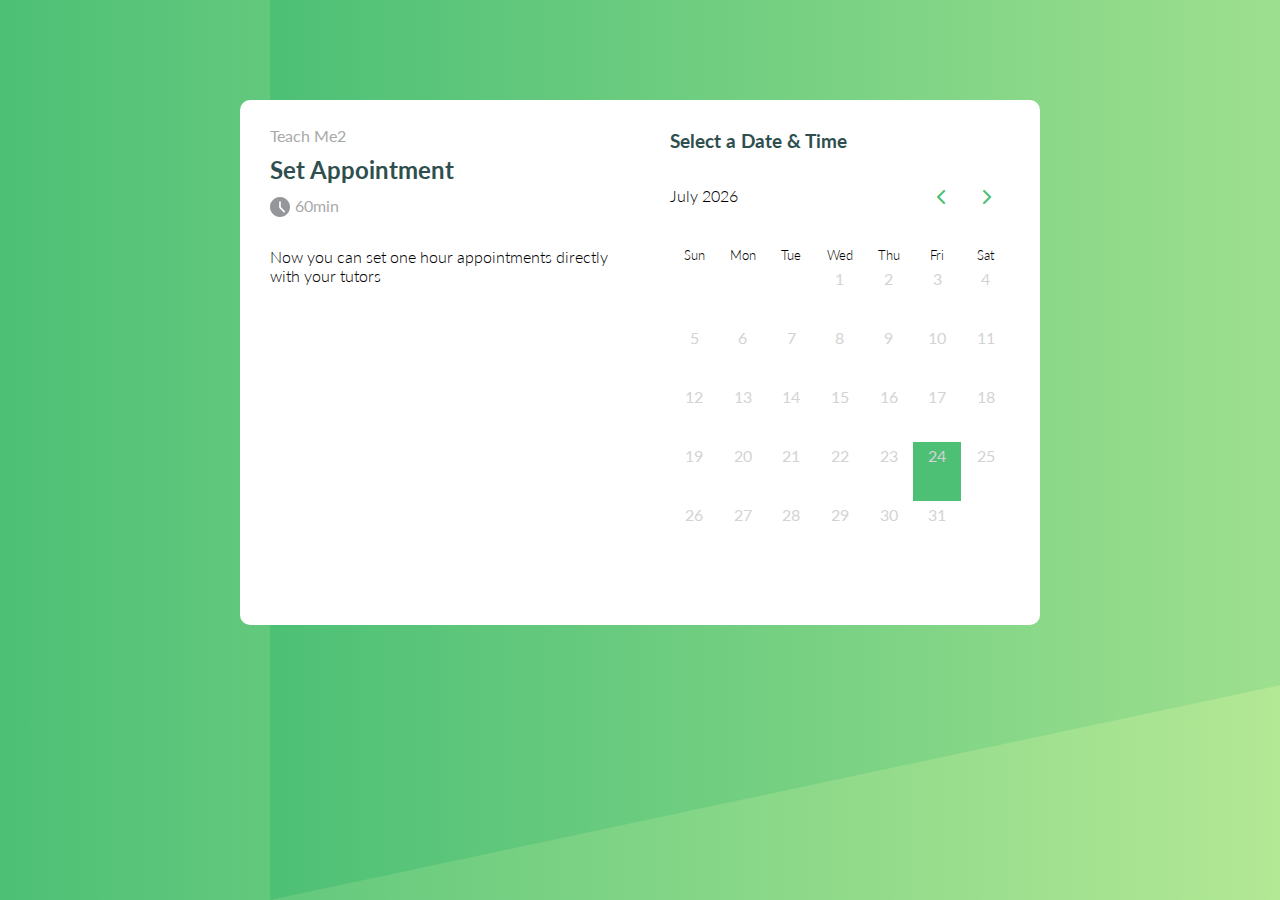
<file: index.html>
<!DOCTYPE html>
    <head>
        <meta charset="utf-8">
        <title>Set Appointment</title>
        <meta name="viewport" content="width=device-width, initial-scale=1">

        <!-- Google Fonts -->
        <link href="https://fonts.googleapis.com/css2?family=Lato:wght@300;400;700;900&display=swap" rel="stylesheet">
        
        <!-- Calendar -->
        <link href='fullcalendar/main.css' rel='stylesheet' />
        <script src='fullcalendar/main.js'></script>

        <!-- Styles -->
        <link rel="stylesheet" href="css/styles.css">
        <link rel="stylesheet" href="css/schedule.css">


    </head>

    <body>

        <div class="container">
            <section class="description-section">
                <div class="strips">
                    <span></span>
                    <span></span>
                    <span></span>
                    <span></span>
                </div>
                <hgroup>
                    <h4 id="scheduler">Teach Me2</h4> 
                    <h2 id="event">Inquire</h2>
                    <div class="icon-text-div">
                        <img src="icons/clock.svg" alt="clock-icon">
                        <h4 id="duration"></h4>
                    </div>
                </hgroup>
                <p id="description">Our team will meet with you to review pricing options.</p>
            </section>
           
            <section id="calendar-section" class="body-section">
                <h3>Select a Date & Time</h3>
                <div id="schedule-div">
                    <div id="available-times-div"><!-- Available times --></div>
                    <div id="calendar"></div>
                </div>
            </section>
        </div>
        
        <script src="script/event.js"></script>
        <script src="script/index.js"></script>

    </body>
</html>
</file>
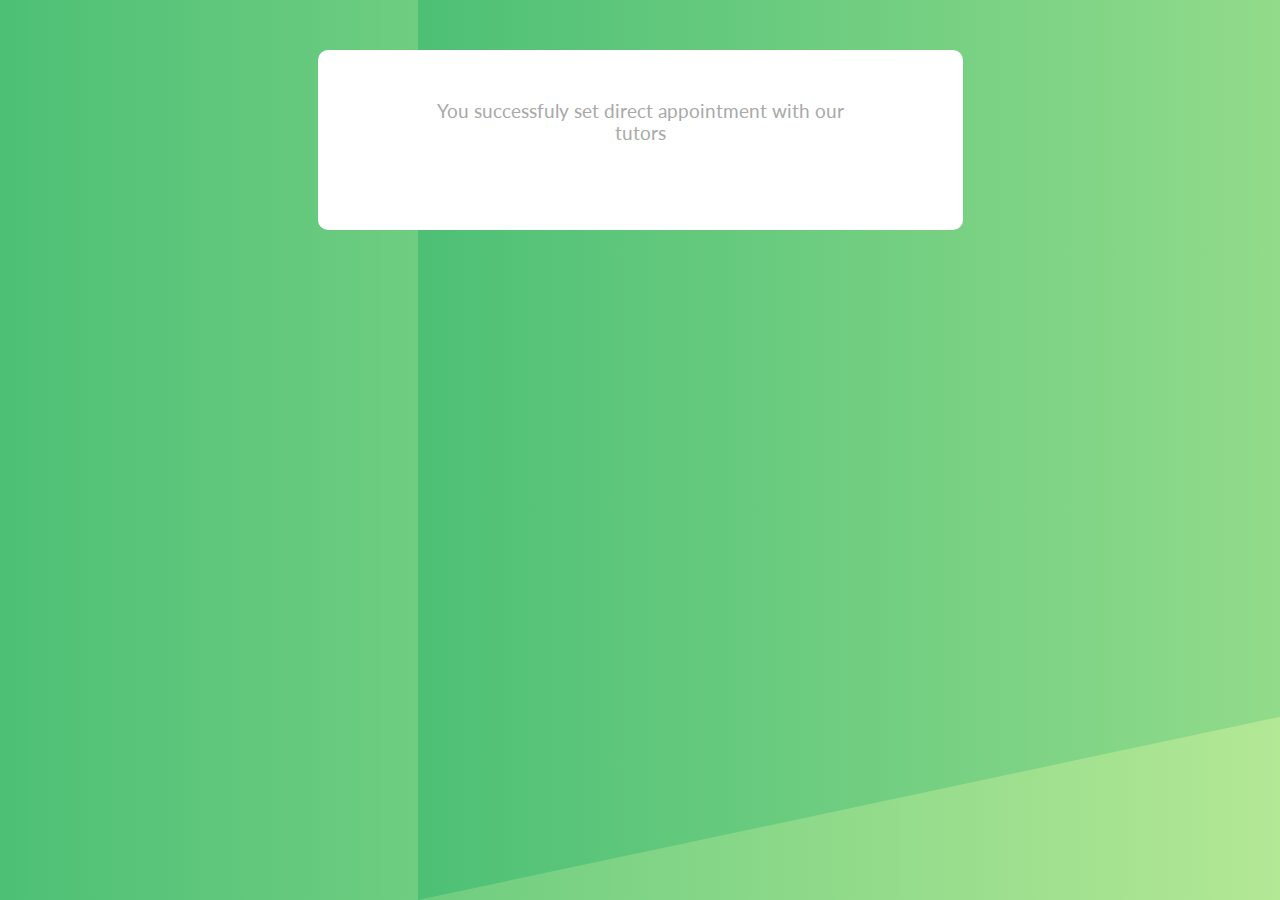
<file: confirm.html>
<!DOCTYPE html>
    <head>
        <meta charset="utf-8">
        <title>Calendly</title>
        <meta name="viewport" content="width=device-width, initial-scale=1">

        <!-- Google Fonts -->
        <link href="https://fonts.googleapis.com/css2?family=Lato:wght@300;400;700;900&display=swap" rel="stylesheet">

        <!-- Styles -->
        <link rel="stylesheet" href="css/styles.css">
        <link rel="stylesheet" href="css/confirm.css">

    </head>

    <body>

        <div class="container">
            <section class="body-section">
                <div class="strips">
                    <span></span>
                    <span></span>
                    <span></span>
                    <span></span>
                </div>
                <h3 id="scheduler">You successfuly set direct appointment with our tutors</h3>
            
            </section>

        </div>
        
        <script src="script/confirm.js"></script>

    </body>
</html>
</file>
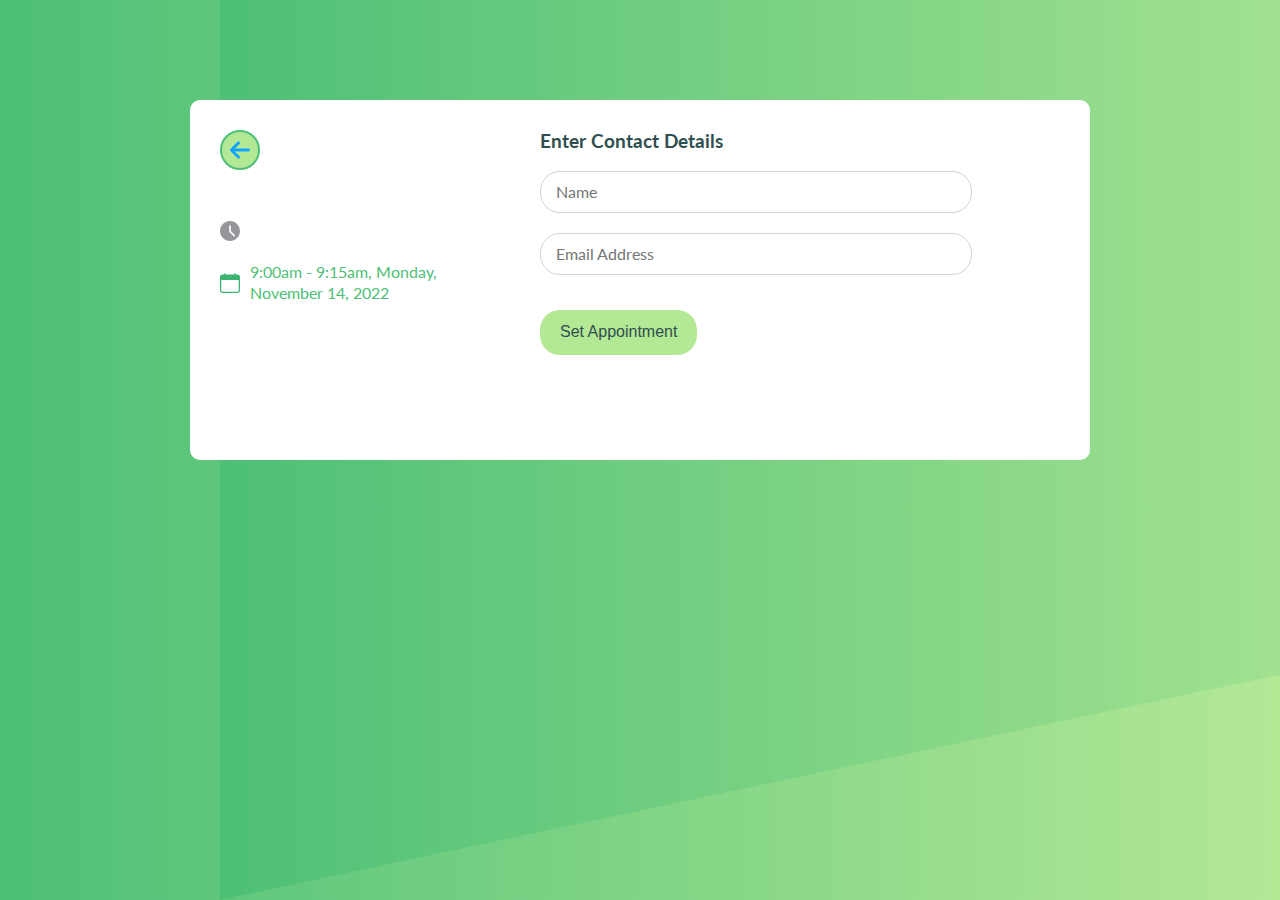
<file: register.html>
<!DOCTYPE html>
    <head>
        <meta charset="utf-8">
        <title>Calendly</title>
        <meta name="viewport" content="width=device-width, initial-scale=1">

        <!-- Google Fonts -->
        <link href="https://fonts.googleapis.com/css2?family=Lato:wght@300;400;700;900&display=swap" rel="stylesheet">

        <!-- Styles -->
        <link rel="stylesheet" href="css/styles.css">
        <link rel="stylesheet" href="css/register.css">

    </head>

    <body>

        <div class="container">
            <section class="description-section">
                <div class="strips">
                    <span></span>
                    <span></span>
                    <span></span>
                    <span></span>
                </div>
                <button class="back-btn" onclick="goBack()"><img class="arrow-icon" src="icons/arrow (1).svg" alt="back-arrow"></button>
                <hgroup>
                    <h4 id="scheduler"></h4>
                    <h2 id="event"></h2>
                    <div class="icon-text-div">
                        <img src="icons/clock.svg" alt="clock-icon">
                        <h4 id="duration"></h4>
                    </div><br>
                    <div class="icon-text-div">
                        <img src="icons/calendar (1).svg" alt="calendar-icon">
                        <h4 id="event-time-stamp">9:00am - 9:15am, Monday, November 14, 2022</h4>
                    </div>
                </hgroup>
            </section>
           
            <section id="register-section" class="body-section">
                <form action="confirm.html">
                    <h3>Enter Contact Details</h3>
                    <input type="text" name="" placeholder="Name" id="name" required>
                    <input type="email" name="" placeholder="Email Address" id="email" required>
                    <button id="submit-btn" type="submit">Set Appointment</button>
                </form>
            </section>
        </hgroup>
        </div>
        
        <script src="script/register.js"></script>

    </body>
</html>
</file>
<file: fullcalendar/main.css>
/* classes attached to <body> */

.fc-not-allowed,
.fc-not-allowed .fc-event { /* override events' custom cursors */
  cursor: not-allowed;
}

.fc-unselectable {
  -webkit-user-select: none;
     -moz-user-select: none;
      -ms-user-select: none;
          user-select: none;
  -webkit-touch-callout: none;
  -webkit-tap-highlight-color: rgba(0, 0, 0, 0);
}
.fc {
  /* layout of immediate children */
  display: flex;
  flex-direction: column;

  font-size: 1em
}
.fc,
  .fc *,
  .fc *:before,
  .fc *:after {
    box-sizing: border-box;
  }
.fc table {
    border-collapse: collapse;
    border-spacing: 0;
    font-size: 1em; /* normalize cross-browser */
  }
.fc th {
    text-align: center;
  }
.fc th,
  .fc td {
    vertical-align: top;
    padding: 0;
  }
.fc a[data-navlink] {
    cursor: pointer;
  }
.fc a[data-navlink]:hover {
    text-decoration: underline;
  }
.fc-direction-ltr {
  direction: ltr;
  text-align: left;
}
.fc-direction-rtl {
  direction: rtl;
  text-align: right;
}
.fc-theme-standard td,
  .fc-theme-standard th {
    border: 1px solid #ddd;
    border: 1px solid var(--fc-border-color, #ddd);
  }
/* for FF, which doesn't expand a 100% div within a table cell. use absolute positioning */
/* inner-wrappers are responsible for being absolute */
/* TODO: best place for this? */
.fc-liquid-hack td,
  .fc-liquid-hack th {
    position: relative;
  }

@font-face {
  font-family: 'fcicons';
  src: url("[data-uri]") format('truetype');
  font-weight: normal;
  font-style: normal;
}

.fc-icon {
  /* added for fc */
  display: inline-block;
  width: 1em;
  height: 1em;
  text-align: center;
  -webkit-user-select: none;
     -moz-user-select: none;
      -ms-user-select: none;
          user-select: none;

  /* use !important to prevent issues with browser extensions that change fonts */
  font-family: 'fcicons' !important;
  speak: none;
  font-style: normal;
  font-weight: normal;
  font-variant: normal;
  text-transform: none;
  line-height: 1;

  /* Better Font Rendering =========== */
  -webkit-font-smoothing: antialiased;
  -moz-osx-font-smoothing: grayscale;
}

.fc-icon-chevron-left:before {
  content: "\e900";
}

.fc-icon-chevron-right:before {
  content: "\e901";
}

.fc-icon-chevrons-left:before {
  content: "\e902";
}

.fc-icon-chevrons-right:before {
  content: "\e903";
}

.fc-icon-minus-square:before {
  content: "\e904";
}

.fc-icon-plus-square:before {
  content: "\e905";
}

.fc-icon-x:before {
  content: "\e906";
}
/*
Lots taken from Flatly (MIT): https://bootswatch.com/4/flatly/bootstrap.css

These styles only apply when the standard-theme is activated.
When it's NOT activated, the fc-button classes won't even be in the DOM.
*/
.fc {

  /* reset */

}
.fc .fc-button {
    border-radius: 0;
    overflow: visible;
    text-transform: none;
    margin: 0;
    font-family: inherit;
    font-size: inherit;
    line-height: inherit;
  }
.fc .fc-button:focus {
    outline: 1px dotted;
    outline: 5px auto -webkit-focus-ring-color;
  }
.fc .fc-button {
    -webkit-appearance: button;
  }
.fc .fc-button:not(:disabled) {
    cursor: pointer;
  }
.fc .fc-button::-moz-focus-inner {
    padding: 0;
    border-style: none;
  }
.fc {

  /* theme */

}
.fc .fc-button {
    display: inline-block;
    font-weight: 400;
    text-align: center;
    vertical-align: middle;
    -webkit-user-select: none;
       -moz-user-select: none;
        -ms-user-select: none;
            user-select: none;
    background-color: transparent;
    border: 1px solid transparent;
    padding: 0.4em 0.65em;
    font-size: 1em;
    line-height: 1.5;
    border-radius: 0.25em;
  }
.fc .fc-button:hover {
    text-decoration: none;
  }
.fc .fc-button:focus {
    outline: 0;
    /* box-shadow: 0 0 0 0.2rem rgba(44, 62, 80, 0.25); */
  }
.fc .fc-button:disabled {
    /* opacity: 0.65; */
  }
.fc {

  /* "primary" coloring */

}
.fc .fc-button-primary {
    color: #fff;
    color: var(--fc-button-text-color, #fff);
    background-color: #2C3E50;
    background-color: var(--fc-button-bg-color, #2C3E50);
    /* border-color: #2C3E50;
    border-color: var(--fc-button-border-color, #2C3E50); */
  }
.fc .fc-button-primary:hover {
    color: #fff;
    color: var(--fc-button-text-color, #fff);
    background-color: #1e2b37;
    background-color: var(--fc-button-hover-bg-color, #1e2b37);
    /* border-color: #1a252f;
    border-color: var(--fc-button-hover-border-color, #1a252f); */
  }
.fc .fc-button-primary:disabled { /* not DRY */
    color: #fff;
    color: var(--fc-button-text-color, #fff);
    background-color: #2C3E50;
    background-color: var(--fc-button-bg-color, #2C3E50);
    border-color: #2C3E50;
    border-color: var(--fc-button-border-color, #2C3E50); overrides :hover
  }
.fc .fc-button-primary:focus {
    /* box-shadow: 0 0 0 0.2rem rgba(76, 91, 106, 0.5); */
  }
.fc .fc-button-primary:not(:disabled):active,
  .fc .fc-button-primary:not(:disabled).fc-button-active {
    color: #fff;
    color: var(--fc-button-text-color, #fff);
    background-color: #1a252f;
    background-color: var(--fc-button-active-bg-color, #1a252f);
    /* border-color: #151e27;
    border-color: var(--fc-button-active-border-color, #151e27); */
  }
.fc .fc-button-primary:not(:disabled):active:focus,
  .fc .fc-button-primary:not(:disabled).fc-button-active:focus {
    /* box-shadow: 0 0 0 0.2rem rgba(76, 91, 106, 0.5); */
  }
.fc {

  /* icons within buttons */

}
.fc .fc-button .fc-icon {
    vertical-align: middle;
    font-size: 1.5em; /* bump up the size (but don't make it bigger than line-height of button, which is 1.5em also) */
  }
.fc .fc-button-group {
    position: relative;
    display: inline-flex;
    vertical-align: middle;
  }
.fc .fc-button-group > .fc-button {
    position: relative;
    flex: 1 1 auto;
  }
.fc .fc-button-group > .fc-button:hover {
    z-index: 1;
  }
.fc .fc-button-group > .fc-button:focus,
  .fc .fc-button-group > .fc-button:active,
  .fc .fc-button-group > .fc-button.fc-button-active {
    z-index: 1;
  }
.fc-direction-ltr .fc-button-group > .fc-button:not(:first-child) {
    margin-left: -1px;
    border-top-left-radius: 0;
    border-bottom-left-radius: 0;
  }
.fc-direction-ltr .fc-button-group > .fc-button:not(:last-child) {
    border-top-right-radius: 0;
    border-bottom-right-radius: 0;
  }
.fc-direction-rtl .fc-button-group > .fc-button:not(:first-child) {
    margin-right: -1px;
    border-top-right-radius: 0;
    border-bottom-right-radius: 0;
  }
.fc-direction-rtl .fc-button-group > .fc-button:not(:last-child) {
    border-top-left-radius: 0;
    border-bottom-left-radius: 0;
  }
.fc .fc-toolbar {
    display: flex;
    justify-content: space-between;
    align-items: center;
  }
.fc .fc-toolbar.fc-header-toolbar {
    margin-bottom: 1.5em;
  }
.fc .fc-toolbar.fc-footer-toolbar {
    margin-top: 1.5em;
  }
.fc .fc-toolbar-title {
    font-size: 1.75em;
    margin: 0;
  }
.fc-direction-ltr .fc-toolbar > * > :not(:first-child) {
    margin-left: .75em; /* space between */
  }
.fc-direction-rtl .fc-toolbar > * > :not(:first-child) {
    margin-right: .75em; /* space between */
  }
.fc-direction-rtl .fc-toolbar-ltr { /* when the toolbar-chunk positioning system is explicitly left-to-right */
    flex-direction: row-reverse;
  }
.fc .fc-scroller {
    -webkit-overflow-scrolling: touch;
    position: relative; /* for abs-positioned elements within */
  }
.fc .fc-scroller-liquid {
    height: 100%;
  }
.fc .fc-scroller-liquid-absolute {
    position: absolute;
    top: 0;
    right: 0;
    left: 0;
    bottom: 0;
  }
.fc .fc-scroller-harness {
    position: relative;
    overflow: hidden;
    direction: ltr;
      /* hack for chrome computing the scroller's right/left wrong for rtl. undone below... */
      /* TODO: demonstrate in codepen */
  }
.fc .fc-scroller-harness-liquid {
    height: 100%;
  }
.fc-direction-rtl .fc-scroller-harness > .fc-scroller { /* undo above hack */
    direction: rtl;
  }
.fc-theme-standard .fc-scrollgrid {
    border: 1px solid #ddd;
    border: 1px solid var(--fc-border-color, #ddd); /* bootstrap does this. match */
  }
.fc .fc-scrollgrid,
    .fc .fc-scrollgrid table { /* all tables (self included) */
      width: 100%; /* because tables don't normally do this */
      table-layout: fixed;
    }
.fc .fc-scrollgrid table { /* inner tables */
      border-top-style: hidden;
      border-left-style: hidden;
      border-right-style: hidden;
    }
.fc .fc-scrollgrid > tbody table,
    .fc .fc-scrollgrid > tfoot table {
      border-bottom-style: hidden; /* head keeps its bottom border tho */
    }
.fc .fc-scrollgrid {

    border-collapse: separate;
    border-right-width: 0;
    border-bottom-width: 0
  }
.fc .fc-scrollgrid > * > tr > * {
      border-top-width: 0;
      border-left-width: 0;
    }
.fc .fc-scrollgrid > thead > tr > *,
    .fc .fc-scrollgrid > tfoot > tr > * {
      border-bottom-width: 0;
    }
.fc .fc-scrollgrid-liquid {
    height: 100%;
  }
.fc .fc-scrollgrid-section { /* a <tr> */
    height: 0

  }
.fc .fc-scrollgrid-section > td {
      height: 0; /* needs a height so inner div within grow */
    }
.fc .fc-scrollgrid-section table {
      height: 1px;
        /* for most browsers, if a height isn't set on the table, can't do liquid-height within cells */
        /* serves as a min-height. harmless */
    }
.fc .fc-scrollgrid-section-liquid {
    height: auto

  }
.fc .fc-scrollgrid-section-liquid > td {
      height: 100%; /* FF needs this instead of auto */
    }
.fc {

  /* stickiness */

}
.fc .fc-scrollgrid-section-sticky > * {
    background: #fff;
    background: var(--fc-page-bg-color, #fff);
    position: -webkit-sticky;
    position: sticky;
    z-index: 2; /* TODO: var */
    /* TODO: box-shadow when sticking */
  }
.fc .fc-scrollgrid > thead > .fc-scrollgrid-section-sticky > * {
    top: 0; /* because border-sharing causes a gap at the top */
      /* TODO: give safari -1. has bug */
  }
.fc .fc-scrollgrid > tfoot > .fc-scrollgrid-section-sticky > * {
    bottom: 0; /* known bug: bottom-stickiness doesn't work in safari */
  }
.fc .fc-scrollgrid-sticky-shim { /* for horizontal scrollbar */
    height: 1px; /* needs height to create scrollbars */
    margin-bottom: -1px;
  }
.fc .fc-sticky {
    position: -webkit-sticky;
    position: sticky;
  }
.fc .fc-view-harness {
    flex-grow: 1; /* because this harness is WITHIN the .fc's flexbox */
    position: relative;
  }
.fc {

  /* when the harness controls the height, make the view liquid */

}
.fc .fc-view-harness-active > .fc-view {
    position: absolute;
    top: 0;
    right: 0;
    bottom: 0;
    left: 0;
  }
.fc .fc-col-header-cell-cushion {
    display: inline-block; /* x-browser for when sticky (when multi-tier header) */
    padding: 2px 4px;
  }
.fc .fc-bg-event,
  .fc .fc-non-business,
  .fc .fc-highlight {
    /* will always have a harness with position:relative/absolute, so absolutely expand */
    position: absolute;
    top: 0;
    left: 0;
    right: 0;
    bottom: 0;
  }
.fc .fc-non-business {
    background: rgba(215, 215, 215, 0.3);
    background: var(--fc-non-business-color, rgba(215, 215, 215, 0.3));
  }
.fc .fc-bg-event {
    background: rgb(143, 223, 130);
    background: var(--fc-bg-event-color, rgb(143, 223, 130));
    opacity: 0.3;
    opacity: var(--fc-bg-event-opacity, 0.3)
  }
.fc .fc-bg-event .fc-event-title {
      margin: .5em;
      font-size: .85em;
      font-size: var(--fc-small-font-size, .85em);
      font-style: italic;
    }
.fc .fc-highlight {
    background: rgba(188, 232, 241, 0.3);
    background: var(--fc-highlight-color, rgba(188, 232, 241, 0.3));
  }
.fc .fc-cell-shaded,
  .fc .fc-day-disabled {
    background: rgba(208, 208, 208, 0.3);
    background: var(--fc-neutral-bg-color, rgba(208, 208, 208, 0.3));
  }
/* link resets */
/* ---------------------------------------------------------------------------------------------------- */
a.fc-event,
a.fc-event:hover {
  text-decoration: none;
}
/* cursor */
.fc-event[href],
.fc-event.fc-event-draggable {
  cursor: pointer;
}
/* event text content */
/* ---------------------------------------------------------------------------------------------------- */
.fc-event .fc-event-main {
    position: relative;
    z-index: 2;
  }
/* dragging */
/* ---------------------------------------------------------------------------------------------------- */
.fc-event-dragging:not(.fc-event-selected) { /* MOUSE */
    opacity: 0.75;
  }
.fc-event-dragging.fc-event-selected { /* TOUCH */
    box-shadow: 0 2px 7px rgba(0, 0, 0, 0.3);
  }
/* resizing */
/* ---------------------------------------------------------------------------------------------------- */
/* (subclasses should hone positioning for touch and non-touch) */
.fc-event .fc-event-resizer {
    display: none;
    position: absolute;
    z-index: 4;
  }
.fc-event:hover, /* MOUSE */
.fc-event-selected { /* TOUCH */

}
.fc-event:hover .fc-event-resizer, .fc-event-selected .fc-event-resizer {
    display: block;
  }
.fc-event-selected .fc-event-resizer {
    border-radius: 4px;
    border-radius: calc(var(--fc-event-resizer-dot-total-width, 8px) / 2);
    border-width: 1px;
    border-width: var(--fc-event-resizer-dot-border-width, 1px);
    width: 8px;
    width: var(--fc-event-resizer-dot-total-width, 8px);
    height: 8px;
    height: var(--fc-event-resizer-dot-total-width, 8px);
    border-style: solid;
    border-color: inherit;
    background: #fff;
    background: var(--fc-page-bg-color, #fff)

    /* expand hit area */

  }
.fc-event-selected .fc-event-resizer:before {
      content: '';
      position: absolute;
      top: -20px;
      left: -20px;
      right: -20px;
      bottom: -20px;
    }
/* selecting (always TOUCH) */
/* ---------------------------------------------------------------------------------------------------- */
.fc-event-selected {
  box-shadow: 0 2px 5px rgba(0, 0, 0, 0.2)

  /* expand hit area (subclasses should expand) */

}
.fc-event-selected:before {
    content: "";
    position: absolute;
    z-index: 3;
    top: 0;
    left: 0;
    right: 0;
    bottom: 0;
  }
.fc-event-selected {

  /* dimmer effect */

}
.fc-event-selected:after {
    content: "";
    background: rgba(0, 0, 0, 0.25);
    background: var(--fc-event-selected-overlay-color, rgba(0, 0, 0, 0.25));
    position: absolute;
    z-index: 1;

    /* assume there's a border on all sides. overcome it. */
    /* sometimes there's NOT a border, in which case the dimmer will go over */
    /* an adjacent border, which looks fine. */
    top: -1px;
    left: -1px;
    right: -1px;
    bottom: -1px;
  }
/*
A HORIZONTAL event
*/
.fc-h-event { /* allowed to be top-level */
  display: block;
  border: 1px solid #4dc076;
  border: 1px solid var(--fc-event-bg-color, #4dc076);
  background-color: #4dc076;
  background-color: var(--fc-event-border-color, #4dc076)

}
.fc-h-event .fc-event-main {
    color: #fff;
    color: var(--fc-event-text-color, #fff);
  }
.fc-h-event .fc-event-main-frame {
    display: flex; /* for make fc-event-title-container expand */
  }
.fc-h-event .fc-event-time {
    max-width: 100%; /* clip overflow on this element */
    overflow: hidden;
  }
.fc-h-event .fc-event-title-container { /* serves as a container for the sticky cushion */
    flex-grow: 1;
    flex-shrink: 1;
    min-width: 0; /* important for allowing to shrink all the way */
  }
.fc-h-event .fc-event-title {
    display: inline-block; /* need this to be sticky cross-browser */
    vertical-align: top; /* for not messing up line-height */
    left: 0;  /* for sticky */
    right: 0; /* for sticky */
    max-width: 100%; /* clip overflow on this element */
    overflow: hidden;
  }
.fc-h-event.fc-event-selected:before {
    /* expand hit area */
    top: -10px;
    bottom: -10px;
  }
/* adjust border and border-radius (if there is any) for non-start/end */
.fc-direction-ltr .fc-daygrid-block-event:not(.fc-event-start),
.fc-direction-rtl .fc-daygrid-block-event:not(.fc-event-end) {
  border-top-left-radius: 0;
  border-bottom-left-radius: 0;
  border-left-width: 0;
}
.fc-direction-ltr .fc-daygrid-block-event:not(.fc-event-end),
.fc-direction-rtl .fc-daygrid-block-event:not(.fc-event-start) {
  border-top-right-radius: 0;
  border-bottom-right-radius: 0;
  border-right-width: 0;
}
/* resizers */
.fc-h-event:not(.fc-event-selected) .fc-event-resizer {
  top: 0;
  bottom: 0;
  width: 8px;
  width: var(--fc-event-resizer-thickness, 8px);
}
.fc-direction-ltr .fc-h-event:not(.fc-event-selected) .fc-event-resizer-start,
.fc-direction-rtl .fc-h-event:not(.fc-event-selected) .fc-event-resizer-end {
  cursor: w-resize;
  left: -4px;
  left: calc(var(--fc-event-resizer-thickness, 8px) / -2);
}
.fc-direction-ltr .fc-h-event:not(.fc-event-selected) .fc-event-resizer-end,
.fc-direction-rtl .fc-h-event:not(.fc-event-selected) .fc-event-resizer-start {
  cursor: e-resize;
  right: -4px;
  right: calc(var(--fc-event-resizer-thickness, 8px) / -2);
}
/* resizers for TOUCH */
.fc-h-event.fc-event-selected .fc-event-resizer {
  top: 50%;
  margin-top: -4px;
  margin-top: calc(var(--fc-event-resizer-dot-total-width, 8px) / -2);
}
.fc-direction-ltr .fc-h-event.fc-event-selected .fc-event-resizer-start,
.fc-direction-rtl .fc-h-event.fc-event-selected .fc-event-resizer-end {
  left: -4px;
  left: calc(var(--fc-event-resizer-dot-total-width, 8px) / -2);
}
.fc-direction-ltr .fc-h-event.fc-event-selected .fc-event-resizer-end,
.fc-direction-rtl .fc-h-event.fc-event-selected .fc-event-resizer-start {
  right: -4px;
  right: calc(var(--fc-event-resizer-dot-total-width, 8px) / -2);
}


:root {
  --fc-daygrid-event-dot-width: 8px;
}
.fc .fc-popover {
    position: fixed;
    top: 0; /* for when not positioned yet */
    box-shadow: 0 2px 6px rgba(0,0,0,.15);
  }
.fc .fc-popover-header {
    display: flex;
    flex-direction: row;
    justify-content: space-between;
    align-items: center;
    padding: 3px 4px;
  }
.fc .fc-popover-title {
    margin: 0 2px;
  }
.fc .fc-popover-close {
    cursor: pointer;
    opacity: 0.65;
    font-size: 1.1em;
  }
.fc-theme-standard .fc-popover {
    border: 1px solid #ddd;
    border: 1px solid var(--fc-border-color, #ddd);
    background: #fff;
    background: var(--fc-page-bg-color, #fff);
  }
.fc-theme-standard .fc-popover-header {
    background: rgba(208, 208, 208, 0.3);
    background: var(--fc-neutral-bg-color, rgba(208, 208, 208, 0.3));
  }
/* help things clear margins of inner content */
.fc-daygrid-day-frame,
.fc-daygrid-day-events,
.fc-daygrid-event-harness { /* for event top/bottom margins */
}
.fc-daygrid-day-frame:before, .fc-daygrid-day-events:before, .fc-daygrid-event-harness:before {
  content: "";
  clear: both;
  display: table; }
.fc-daygrid-day-frame:after, .fc-daygrid-day-events:after, .fc-daygrid-event-harness:after {
  content: "";
  clear: both;
  display: table; }
.fc .fc-daygrid-body { /* a <div> that wraps the table */
    position: relative;
    z-index: 1; /* container inner z-index's because <tr>s can't do it */
  }
.fc .fc-daygrid-day.fc-day-today {
      background-color: rgba(255, 220, 40, 0.15);
      background-color: var(--fc-today-bg-color, rgba(255, 220, 40, 0.15));
    }
.fc .fc-daygrid-day-frame {
    position: relative;
    min-height: 100%; /* seems to work better than `height` because sets height after rows/cells naturally do it */
  }
.fc {

  /* cell top */

}
.fc .fc-daygrid-day-top {
    position: relative;
    z-index: 4;
    display: flex;
    flex-direction: row-reverse;
  }
.fc .fc-day-other .fc-daygrid-day-top {
    opacity: 0.3;
  }
.fc {

  /* day number (within cell top) */

}
.fc .fc-daygrid-day-number {
    padding: 4px;
  }
.fc {

  /* event container */

}
.fc .fc-daygrid-day-events {
    margin-top: 1px; /* needs to be margin, not padding, so that available cell height can be computed */
  }
.fc {

  /* positioning for balanced vs natural */

}
.fc .fc-daygrid-body-balanced .fc-daygrid-day-events {
      position: absolute;
      left: 0;
      right: 0;
    }
.fc .fc-daygrid-body-unbalanced .fc-daygrid-day-events {
      position: relative; /* for containing abs positioned event harnesses */
      min-height: 2em; /* in addition to being a min-height during natural height, equalizes the heights a little bit */
    }
.fc .fc-daygrid-body-natural { /* can coexist with -unbalanced */
  }
.fc .fc-daygrid-body-natural .fc-daygrid-day-events {
      margin-bottom: 1em;
    }
.fc {

  /* event harness */

}
.fc .fc-daygrid-event-harness {
    position: relative;
  }
.fc .fc-daygrid-event-harness-abs {
    position: absolute;
    top: 0; /* fallback coords for when cannot yet be computed */
    left: 0; /* */
    right: 0; /* */
  }
.fc .fc-daygrid-bg-harness {
    position: absolute;
    top: 0;
    bottom: 0;
  }
.fc {

  /* bg content */

}
.fc .fc-daygrid-day-bg .fc-non-business { z-index: 1 }
.fc .fc-daygrid-day-bg .fc-bg-event { z-index: 2 }
.fc .fc-daygrid-day-bg .fc-highlight { z-index: 3 }
.fc {

  /* events */

}
.fc .fc-daygrid-event {
    z-index: 6;
    margin-top: 1px;
  }
.fc .fc-daygrid-event.fc-event-mirror {
    z-index: 7;
  }
.fc {

  /* cell bottom (within day-events) */

}
.fc .fc-daygrid-day-bottom {
    position: relative;
    z-index: 4;
    font-size: .85em;
    margin: 2px 3px 0;
  }
.fc .fc-daygrid-more-link {
    cursor: pointer;
  }
.fc {

  /* week number (within frame) */

}
.fc .fc-daygrid-week-number {
    position: absolute;
    z-index: 5;
    top: 0;
    padding: 2px;
    min-width: 1.5em;
    text-align: center;
    background-color: rgba(208, 208, 208, 0.3);
    background-color: var(--fc-neutral-bg-color, rgba(208, 208, 208, 0.3));
    color: #808080;
    color: var(--fc-neutral-text-color, #808080);
  }
.fc {

  /* popover */

}
.fc .fc-more-popover {
    z-index: 8;
  }
.fc .fc-more-popover .fc-popover-body {
    min-width: 220px;
    padding: 10px;
  }
.fc-direction-ltr .fc-daygrid-event.fc-event-start,
.fc-direction-rtl .fc-daygrid-event.fc-event-end {
  margin-left: 2px;
}
.fc-direction-ltr .fc-daygrid-event.fc-event-end,
.fc-direction-rtl .fc-daygrid-event.fc-event-start {
  margin-right: 2px;
}
.fc-direction-ltr .fc-daygrid-week-number {
    left: 0;
    border-radius: 0 0 3px 0;
  }
.fc-direction-rtl .fc-daygrid-week-number {
    right: 0;
    border-radius: 0 0 0 3px;
  }
.fc-liquid-hack .fc-daygrid-day-frame {
    position: static; /* will cause inner absolute stuff to expand to <td> */
  }
.fc-daygrid-event { /* make root-level, because will be dragged-and-dropped outside of a component root */
  position: relative; /* for z-indexes assigned later */
  white-space: nowrap;
  border-radius: 3px; /* dot event needs this to when selected */
  font-size: .85em;
  font-size: var(--fc-small-font-size, .85em);
}
/* --- the rectangle ("block") style of event --- */
.fc-daygrid-block-event .fc-event-time {
    font-weight: bold;
  }
.fc-daygrid-block-event .fc-event-time,
  .fc-daygrid-block-event .fc-event-title {
    padding: 1px;
  }
/* --- the dot style of event --- */
.fc-daygrid-dot-event {
  display: block;
  padding: 2px 0;
  overflow: hidden

}
.fc-daygrid-dot-event .fc-event-title {
    font-weight: bold;
  }
.fc-daygrid-dot-event .fc-event-time,
  .fc-daygrid-dot-event .fc-event-title {
    display: inline-block; /* better than inline, for sitting next to dot */
  }
.fc-daygrid-dot-event:hover,
  .fc-daygrid-dot-event.fc-event-mirror {
    background: rgba(0, 0, 0, 0.1);
  }
.fc-daygrid-event-dot { /* the actual dot */
  display: inline-block;
  margin: 0 4px;
  box-sizing: content-box;
  width: 0;
  height: 0;
  border: 4px solid #3788d8;
  border: calc(var(--fc-daygrid-event-dot-width, 8px) / 2) solid var(--fc-event-border-color, #3788d8);
  border-radius: 4px;
  border-radius: calc(var(--fc-daygrid-event-dot-width, 8px) / 2);
}
/* --- spacing between time and title --- */
.fc-direction-ltr .fc-daygrid-event .fc-event-time {
    margin-right: 3px;
  }
.fc-direction-rtl .fc-daygrid-event .fc-event-time {
    margin-left: 3px;
  }


/*
A VERTICAL event
*/

.fc-v-event { /* allowed to be top-level */
  display: block;
  border: 1px solid #3788d8;
  border: 1px solid var(--fc-event-border-color, #3788d8);
  background-color: #3788d8;
  background-color: var(--fc-event-bg-color, #3788d8)

}

.fc-v-event .fc-event-main {
    color: #fff;
    color: var(--fc-event-text-color, #fff);
    height: 100%;
  }

.fc-v-event .fc-event-main-frame {
    height: 100%;
    display: flex;
    flex-direction: column;
  }

.fc-v-event .fc-event-time {
    flex-grow: 0;
    flex-shrink: 0;
    max-height: 100%;
    overflow: hidden;
  }

.fc-v-event .fc-event-title-container { /* a container for the sticky cushion */
    flex-grow: 1;
    flex-shrink: 1;
    min-height: 0; /* important for allowing to shrink all the way */
  }

.fc-v-event .fc-event-title { /* will have fc-sticky on it */
    top: 0;
    bottom: 0;
    max-height: 100%; /* clip overflow */
    overflow: hidden;
  }

.fc-v-event:not(.fc-event-start) {
    border-top-width: 0;
    border-top-left-radius: 0;
    border-top-right-radius: 0;
  }

.fc-v-event:not(.fc-event-end) {
    border-bottom-width: 0;
    border-bottom-left-radius: 0;
    border-bottom-right-radius: 0;
  }

.fc-v-event.fc-event-selected:before {
    /* expand hit area */
    left: -10px;
    right: -10px;
  }

.fc-v-event {

  /* resizer (mouse AND touch) */

}

.fc-v-event .fc-event-resizer-start {
    cursor: n-resize;
  }

.fc-v-event .fc-event-resizer-end {
    cursor: s-resize;
  }

.fc-v-event {

  /* resizer for MOUSE */

}

.fc-v-event:not(.fc-event-selected) .fc-event-resizer {
      height: 8px;
      height: var(--fc-event-resizer-thickness, 8px);
      left: 0;
      right: 0;
    }

.fc-v-event:not(.fc-event-selected) .fc-event-resizer-start {
      top: -4px;
      top: calc(var(--fc-event-resizer-thickness, 8px) / -2);
    }

.fc-v-event:not(.fc-event-selected) .fc-event-resizer-end {
      bottom: -4px;
      bottom: calc(var(--fc-event-resizer-thickness, 8px) / -2);
    }

.fc-v-event {

  /* resizer for TOUCH (when event is "selected") */

}

.fc-v-event.fc-event-selected .fc-event-resizer {
      left: 50%;
      margin-left: -4px;
      margin-left: calc(var(--fc-event-resizer-dot-total-width, 8px) / -2);
    }

.fc-v-event.fc-event-selected .fc-event-resizer-start {
      top: -4px;
      top: calc(var(--fc-event-resizer-dot-total-width, 8px) / -2);
    }

.fc-v-event.fc-event-selected .fc-event-resizer-end {
      bottom: -4px;
      bottom: calc(var(--fc-event-resizer-dot-total-width, 8px) / -2);
    }
.fc .fc-timegrid .fc-daygrid-body { /* the all-day daygrid within the timegrid view */
    z-index: 2; /* put above the timegrid-body so that more-popover is above everything. TODO: better solution */
  }
.fc .fc-timegrid-divider {
    padding: 0 0 2px; /* browsers get confused when you set height. use padding instead */
  }
.fc .fc-timegrid-body {
    position: relative;
    z-index: 1; /* scope the z-indexes of slots and cols */
    min-height: 100%; /* fill height always, even when slat table doesn't grow */
  }
.fc .fc-timegrid-axis-chunk { /* for advanced ScrollGrid */
    position: relative /* offset parent for now-indicator-container */

  }
.fc .fc-timegrid-axis-chunk > table {
      position: relative;
      z-index: 1; /* above the now-indicator-container */
    }
.fc .fc-timegrid-slots {
    position: relative;
    z-index: 2;
  }
.fc .fc-timegrid-slot { /* a <td> */
    height: 1.5em;
    border-bottom: 0; /* each cell owns its top border */
  }
.fc .fc-timegrid-slot-minor {
    border-top-style: dotted;
  }
.fc .fc-timegrid-slot-label-cushion {
    display: inline-block;
    white-space: nowrap;
  }
.fc .fc-timegrid-slot-label {
    vertical-align: middle; /* vertical align the slots */
  }
.fc {


  /* slots AND axis cells (top-left corner of view including the "all-day" text) */

}
.fc .fc-timegrid-axis-cushion,
  .fc .fc-timegrid-slot-label-cushion {
    padding: 0 4px;
  }
.fc {


  /* axis cells (top-left corner of view including the "all-day" text) */
  /* vertical align is more complicated, uses flexbox */

}
.fc .fc-timegrid-axis-frame-liquid {
    height: 100%; /* will need liquid-hack in FF */
  }
.fc .fc-timegrid-axis-frame {
    overflow: hidden;
    display: flex;
    align-items: center; /* vertical align */
    justify-content: flex-end; /* horizontal align. matches text-align below */
  }
.fc .fc-timegrid-axis-cushion {
    max-width: 60px; /* limits the width of the "all-day" text */
    flex-shrink: 0; /* allows text to expand how it normally would, regardless of constrained width */
  }
.fc-direction-ltr .fc-timegrid-slot-label-frame {
    text-align: right;
  }
.fc-direction-rtl .fc-timegrid-slot-label-frame {
    text-align: left;
  }
.fc-liquid-hack .fc-timegrid-axis-frame-liquid {
  height: auto;
  position: absolute;
  top: 0;
  right: 0;
  bottom: 0;
  left: 0;
  }
.fc .fc-timegrid-col.fc-day-today {
      background-color: rgba(255, 220, 40, 0.15);
      background-color: var(--fc-today-bg-color, rgba(255, 220, 40, 0.15));
    }
.fc .fc-timegrid-col-frame {
    min-height: 100%; /* liquid-hack is below */
    position: relative;
  }
.fc-liquid-hack .fc-timegrid-col-frame {
  height: auto;
  position: absolute;
  top: 0;
  right: 0;
  bottom: 0;
  left: 0;
  }
.fc-media-screen .fc-timegrid-cols {
    position: absolute; /* no z-index. children will decide and go above slots */
    top: 0;
    left: 0;
    right: 0;
    bottom: 0
  }
.fc-media-screen .fc-timegrid-cols > table {
      height: 100%;
    }
.fc-media-screen .fc-timegrid-col-bg,
  .fc-media-screen .fc-timegrid-col-events,
  .fc-media-screen .fc-timegrid-now-indicator-container {
    position: absolute;
    top: 0;
    left: 0;
    right: 0;
  }
.fc-media-screen .fc-timegrid-event-harness {
    position: absolute; /* top/left/right/bottom will all be set by JS */
  }
.fc {

  /* bg */

}
.fc .fc-timegrid-col-bg {
    z-index: 1; /* TODO: kill */
  }
.fc .fc-timegrid-col-bg .fc-non-business { z-index: 1 }
.fc .fc-timegrid-col-bg .fc-bg-event { z-index: 2 }
.fc .fc-timegrid-col-bg .fc-highlight { z-index: 3 }
.fc .fc-timegrid-bg-harness {
    position: absolute; /* top/bottom will be set by JS */
    left: 0;
    right: 0;
  }
.fc {

  /* fg events */
  /* (the mirror segs are put into a separate container with same classname, */
  /* and they must be after the normal seg container to appear at a higher z-index) */

}
.fc .fc-timegrid-col-events {
    z-index: 3;
    /* child event segs have z-indexes that are scoped within this div */
  }
.fc {

  /* now indicator */

}
.fc .fc-timegrid-now-indicator-container {
    bottom: 0;
    overflow: hidden; /* don't let overflow of lines/arrows cause unnecessary scrolling */
    /* z-index is set on the individual elements */
  }
.fc-direction-ltr .fc-timegrid-col-events {
    margin: 0 2.5% 0 2px;
  }
.fc-direction-rtl .fc-timegrid-col-events {
    margin: 0 2px 0 2.5%;
  }
.fc-timegrid-event-harness-inset .fc-timegrid-event,
.fc-timegrid-event.fc-event-mirror {
  box-shadow: 0px 0px 0px 1px #fff;
  box-shadow: 0px 0px 0px 1px var(--fc-page-bg-color, #fff);
}
.fc-timegrid-event { /* events need to be root */

  font-size: .85em;

  font-size: var(--fc-small-font-size, .85em);
  border-radius: 3px

}
.fc-timegrid-event .fc-event-main {
    padding: 1px 1px 0;
  }
.fc-timegrid-event .fc-event-time {
    white-space: nowrap;
    font-size: .85em;
    font-size: var(--fc-small-font-size, .85em);
    margin-bottom: 1px;
  }
.fc-timegrid-event-condensed .fc-event-main-frame {
    flex-direction: row;
    overflow: hidden;
  }
.fc-timegrid-event-condensed .fc-event-time:after {
    content: '\00a0-\00a0'; /* dash surrounded by non-breaking spaces */
  }
.fc-timegrid-event-condensed .fc-event-title {
    font-size: .85em;
    font-size: var(--fc-small-font-size, .85em)
  }
.fc-media-screen .fc-timegrid-event {
    position: absolute; /* absolute WITHIN the harness */
    top: 0;
    bottom: 1px; /* stay away from bottom slot line */
    left: 0;
    right: 0;
  }
.fc {

  /* line */

}
.fc .fc-timegrid-now-indicator-line {
    position: absolute;
    z-index: 4;
    left: 0;
    right: 0;
    border-style: solid;
    border-color: red;
    border-color: var(--fc-now-indicator-color, red);
    border-width: 1px 0 0;
  }
.fc {

  /* arrow */

}
.fc .fc-timegrid-now-indicator-arrow {
    position: absolute;
    z-index: 4;
    margin-top: -5px; /* vertically center on top coordinate */
    border-style: solid;
    border-color: red;
    border-color: var(--fc-now-indicator-color, red);
  }
.fc-direction-ltr .fc-timegrid-now-indicator-arrow {
    left: 0;

    /* triangle pointing right. TODO: mixin */
    border-width: 5px 0 5px 6px;
    border-top-color: transparent;
    border-bottom-color: transparent;
  }
.fc-direction-rtl .fc-timegrid-now-indicator-arrow {
    right: 0;

    /* triangle pointing left. TODO: mixin */
    border-width: 5px 6px 5px 0;
    border-top-color: transparent;
    border-bottom-color: transparent;
  }


:root {
  --fc-list-event-dot-width: 10px;
  --fc-list-event-hover-bg-color: #f5f5f5;
}
.fc-theme-standard .fc-list {
    border: 1px solid #ddd;
    border: 1px solid var(--fc-border-color, #ddd);
  }
.fc {

  /* message when no events */

}
.fc .fc-list-empty {
    background-color: rgba(208, 208, 208, 0.3);
    background-color: var(--fc-neutral-bg-color, rgba(208, 208, 208, 0.3));
    height: 100%;
    display: flex;
    justify-content: center;
    align-items: center; /* vertically aligns fc-list-empty-inner */
  }
.fc .fc-list-empty-cushion {
    margin: 5em 0;
  }
.fc {

  /* table within the scroller */
  /* ---------------------------------------------------------------------------------------------------- */

}
.fc .fc-list-table {
    width: 100%;
    border-style: hidden; /* kill outer border on theme */
  }
.fc .fc-list-table tr > * {
    border-left: 0;
    border-right: 0;
  }
.fc .fc-list-sticky .fc-list-day > * { /* the cells */
      position: -webkit-sticky;
      position: sticky;
      top: 0;
      background: #fff;
      background: var(--fc-page-bg-color, #fff); /* for when headers are styled to be transparent and sticky */
    }
.fc .fc-list-table th {
    padding: 0; /* uses an inner-wrapper instead... */
  }
.fc .fc-list-table td,
  .fc .fc-list-day-cushion {
    padding: 8px 14px;
  }
.fc {


  /* date heading rows */
  /* ---------------------------------------------------------------------------------------------------- */

}
.fc .fc-list-day-cushion:after {
  content: "";
  clear: both;
  display: table; /* clear floating */
    }
.fc-theme-standard .fc-list-day-cushion {
    background-color: rgba(208, 208, 208, 0.3);
    background-color: var(--fc-neutral-bg-color, rgba(208, 208, 208, 0.3));
  }
.fc-direction-ltr .fc-list-day-text,
.fc-direction-rtl .fc-list-day-side-text {
  float: left;
}
.fc-direction-ltr .fc-list-day-side-text,
.fc-direction-rtl .fc-list-day-text {
  float: right;
}
/* make the dot closer to the event title */
.fc-direction-ltr .fc-list-table .fc-list-event-graphic { padding-right: 0 }
.fc-direction-rtl .fc-list-table .fc-list-event-graphic { padding-left: 0 }
.fc .fc-list-event.fc-event-forced-url {
    cursor: pointer; /* whole row will seem clickable */
  }
.fc .fc-list-event:hover td {
    background-color: #f5f5f5;
    background-color: var(--fc-list-event-hover-bg-color, #f5f5f5);
  }
.fc {

  /* shrink certain cols */

}
.fc .fc-list-event-graphic,
  .fc .fc-list-event-time {
    white-space: nowrap;
    width: 1px;
  }
.fc .fc-list-event-dot {
    display: inline-block;
    box-sizing: content-box;
    width: 0;
    height: 0;
    border: 5px solid #3788d8;
    border: calc(var(--fc-list-event-dot-width, 10px) / 2) solid var(--fc-event-border-color, #3788d8);
    border-radius: 5px;
    border-radius: calc(var(--fc-list-event-dot-width, 10px) / 2);
  }
.fc {

  /* reset <a> styling */

}
.fc .fc-list-event-title a {
    color: inherit;
    text-decoration: none;
  }
.fc {

  /* underline link when hovering over any part of row */

}
.fc .fc-list-event.fc-event-forced-url:hover a {
    text-decoration: underline;
  }



  .fc-theme-bootstrap a:not([href]) {
    color: inherit; /* natural color for navlinks */
  }
</file>
<file: css/styles.css>
body {
  background: linear-gradient(90deg, #4dc076, #b3e895);;
  font-family: Lato;
}

h3 {
  color: darkslategray;
  margin-top: 0;
}

h4 {
  color: darkslategray;
  font-weight: 300;
  margin-top: 0;
}

p {
  font-weight: 300;
}

button {
  height: 50px;
  background-color: #4dc076;
  color: b3e895;
  font-size: 1rem;
  font-weight: 500;
  border-radius: 5px;
  border: none;
}

.back-btn {
  margin-bottom: 30px;
  border-radius: 50%;
  border: 2px solid #4dc076;
  background-color: #b3e895;
  height: 40px;
  width: 40px;
}

.back-btn:hover {
  background-color: #4dc076;
}

.back-btn:focus {
  outline: 0;
}

.back-btn .arrow-icon {
  width: 20px;
  margin-top: 3px;
  
}

.back-btn .arrow-icon:hover {
  background: #4dc076;
  color: #b3e895;
  border-radius: 5px;
  box-shadow: 0 0 5px #4dc076,
              0 0 25px #4dc076,
              0 0 50px #4dc076,
              0 0 100px #4dc076;
}

label {
  font-size: 0.85rem;
  font-family: Lato;
  font-weight: 600;
  color: darkslategray;
}

input {
  display: block;
  height: 40px;
  border: 1px solid lightgray;
  border-radius: 0;
  margin: 10px 0 20px 0;
  padding: 0 15px;
  font-family: Lato;
  color: darkslategray;
  font-size: 1rem;
}

input:focus {
  outline: 0;
  border: 1.5px solid #4dc076;
  border-radius: 0;
}



.container {
  background-color: white;
  display: -webkit-box;
  display: -ms-flexbox;
  display: flex;
  margin: 100px auto;
  -webkit-box-pack: center;
      -ms-flex-pack: center;
          justify-content: center;
  border-radius: 10px;
  height: 525px;
  max-width: 800px;
}

.container .strips {
  position: absolute;
  z-index: -1;
  width: 100%;
  display: grid;
  transform: skewY(-12deg);
  top: 0;
  grid: repeat(5, 20vh)/repeat(10, 1fr);
  transform-origin: 0;
  background: linear-gradient(90deg, #4dc076, #b3e895);
}

.description-section {
  -webkit-box-flex: 1;
      -ms-flex: 1;
          flex: 1;
  margin: 30px;
}

.body-section {
  -webkit-box-flex: 1;
      -ms-flex: 1;
          flex: 1;
  margin: 30px;
}

hgroup {
  line-height: 0.8rem;
  margin-bottom: 30px;
}

#event {
  font-weight: 700;
  color: darkslategray;
}

#scheduler, #duration {
  font-weight: 400;
  color: darkgray;
}

#event-time-stamp {
  margin: 0;
  margin-left: 5px;
  font-weight: 400;
  color: #4dc076;
  line-height: 1.3;
}

.icon-text-div {
  display: -webkit-box;
  display: -ms-flexbox;
  display: flex;
  -webkit-box-align: center;
      -ms-flex-align: center;
          align-items: center;
  margin-bottom: 0.5rem;
}

.icon-text-div img {
  width: 20px;
  height: 20px;
  margin-right: 5px;
}

.icon-text-div #duration {
  margin: 0;
}

@media (max-width: 1250px) {
  .container {
    display: block;
    height: 85vh;
    text-align: center;
    width: 645px;
    margin: 50px auto;
    overflow-y: scroll;
  }
  .description-section {
    padding-top: 30px;
    margin: 30px 100px;
  }
  .body-section {
    margin: 30px 50px;
    -webkit-box-align: center;
        -ms-flex-align: center;
            align-items: center;
  }
  .icon-text-div {
    -webkit-box-pack: center;
        -ms-flex-pack: center;
            justify-content: center;
  }
  .divider {
    height: auto;
    border-top: solid .5px whitesmoke;
  }
}

@media (max-width: 645px) {
  body {
    background-color: white;
  }
  .container {
    background-color: none;
    width: auto;
    margin: 50px 0;
    overflow: auto;
  }
  .description-section {
    padding: 0;
    margin: 30px 5%;
  }
  .body-section {
    padding: 0;
    margin: 30px 2%;
  }
}
/*# sourceMappingURL=styles.css.map */
</file>
<file: css/schedule.css>
.time-div-active {
  max-width: 900px;
}

#calendar-section #calendar {
  font-family: Lato;
  font-weight: 300;
  -webkit-box-flex: 2;
      -ms-flex: 2;
          flex: 2;
}

#calendar-section table {
  border: none;
}

#calendar-section .fc-theme-standard td, #calendar-section .fc-theme-standard th {
  border: none;
}

#calendar-section .fc-toolbar-title {
  font-size: 1rem;
  font-weight: 300;
}

#calendar-section .fc-today-button {
  display: none;
}

#calendar-section .fc-prev-button, #calendar-section .fc-next-button {
  color: #4dc076;
  background-color: white;
  border-color: white;
  outline: none;
}

#calendar-section .fc .fc-button-primary:focus {
  -webkit-box-shadow: 0;
          box-shadow: 0;
}

#calendar-section .fc-col-header-cell {
  font-weight: 300;
  font-size: .8rem;
}

#calendar-section .fc-daygrid-day {
  font-weight: 400;
  color: lightgray;
}

#calendar-section .fc-daygrid-day-events {
  margin: 0;
}

#calendar-section .fc-daygrid-day-number {
  margin: auto;
}

#calendar-section .fc-day-today {
  background-color: #4dc076;
}

#calendar-section .fc-day-disabled {
  background-color: white;
}

#schedule-div {
  display: -webkit-box;
  display: -ms-flexbox;
  display: flex;
}

#available-times-div {
  display: none;
  -webkit-box-flex: 1;
      -ms-flex: 1;
          flex: 1;
  -webkit-box-ordinal-group: 3;
      -ms-flex-order: 2;
          order: 2;
  margin-left: 10px;
}

.time-slot {
  display: -webkit-box;
  display: -ms-flexbox;
  display: flex;
}

.time-btn {
  -webkit-box-flex: 1;
      -ms-flex: 1;
          flex: 1;
  border: 1px solid #b3e895;
  color: #4dc076;
  background-color: white;
  width: 100%;
  font-weight: 600;
  margin-bottom: 10px;
}

.time-btn:hover {
  border-width: 2px;
  border-color: #4dc076;
}

.time-btn:focus {
  background-color: gray;
  font-weight: 500;
  color: white;
  outline: none;
  border: none;
}

.time-btn:focus:hover {
  border: none;
}

.confirm-btn {
  -webkit-box-flex: 1;
      -ms-flex: 1;
          flex: 1;
  width: 100%;
  margin-left: 5px;
}

.confirm-btn:hover {
  opacity: 0.5;
}

.confirm-btn:focus {
  outline: 0;
  opacity: 0.5;
}

@media (max-width: 1250px) {
  #calendar {
    max-width: 375px;
    margin: auto;
  }
}

@media (max-width: 645px) {
  #schedule-div {
    display: block;
  }
  #calendar {
    width: auto;
    margin-top: 20px;
  }
}
/*# sourceMappingURL=schedule.css.map */
</file>
<file: css/confirm.css>
.container {
  display: block;
  height: 20vh;
  text-align: center;
  width: 645px;
  margin: 50px auto;
  overflow: auto;
}
.container .strips {
  position: absolute;
  z-index: -1;
  width: 100%;
  display: grid;
  transform: skewY(-12deg);
  top: 0;
  grid: repeat(5, 20vh)/repeat(10, 1fr);
  transform-origin: 0;
  background: linear-gradient(90deg, #4dc076, #b3e895);
}

.body-section, .description-section {
  margin: 50px 100px;
  text-align: center;
}

.description-section {
  border-top: 1px solid #4dc076;
  border-bottom: 1px solid #4dc076;
  padding-top: 25px;
  text-align: initial;
}

@media (max-width: 1250px) {
  .icon-text-div {
    -webkit-box-pack: left;
        -ms-flex-pack: left;
            justify-content: left;
  }
}

@media (max-width: 645px) {
  .container {
    width: auto;
  }
  .description-section {
    margin: 30px 5%;
  }
  .body-section {
    margin: 30px 2%;
   
  }
}
/*# sourceMappingURL=confirm.css.map */
</file>
<file: css/register.css>
.container {
  max-width: 900px;
  overflow: auto;
  height: 40vh;
}
.container .strips {
  position: absolute;
  z-index: -1;
  width: 100%;
  display: grid;
  transform: skewY(-12deg);
  top: 0;
  grid: repeat(5, 20vh)/repeat(10, 1fr);
  transform-origin: 0;
  background: linear-gradient(90deg, #4dc076, #b3e895);
}

.description-section {
  -webkit-box-flex: 1;
      -ms-flex: 1;
          flex: 1;
}

.body-section {
  -webkit-box-flex: 2;
      -ms-flex: 2;
          flex: 2;
}

input {
  width: 400px;
  border-radius: 20px;
}

button[type="submit"] {
  height: 45px;
  margin-top: 15px;
  padding: 0 20px;
  border-radius: 20px;
  background-color: #b3e895;
  color: darkslategray;
}

button[type="submit"]:focus {
  outline: 0;
  opacity: 0.5;
}


button[type="submit"]:hover {
  background: #b3e895;
  color: #fff;
  border-radius: 5px;
  box-shadow: 0 0 5px #b3e895,
              0 0 25px #b3e895,
              0 0 50px #b3e895,
              0 0 100px #b3e895;
}

@media (max-width: 1250px) {
  input {
    -webkit-box-sizing: border-box;
            box-sizing: border-box;
    width: 100%;
  }
  .body-section {
    margin: 30px 100px;
  }
  form {
    text-align: initial;
  }
}

@media (max-width: 645px) {
  .body-section {
    margin: 30px 5%;
  }
}
/*# sourceMappingURL=register.css.map */
</file>
